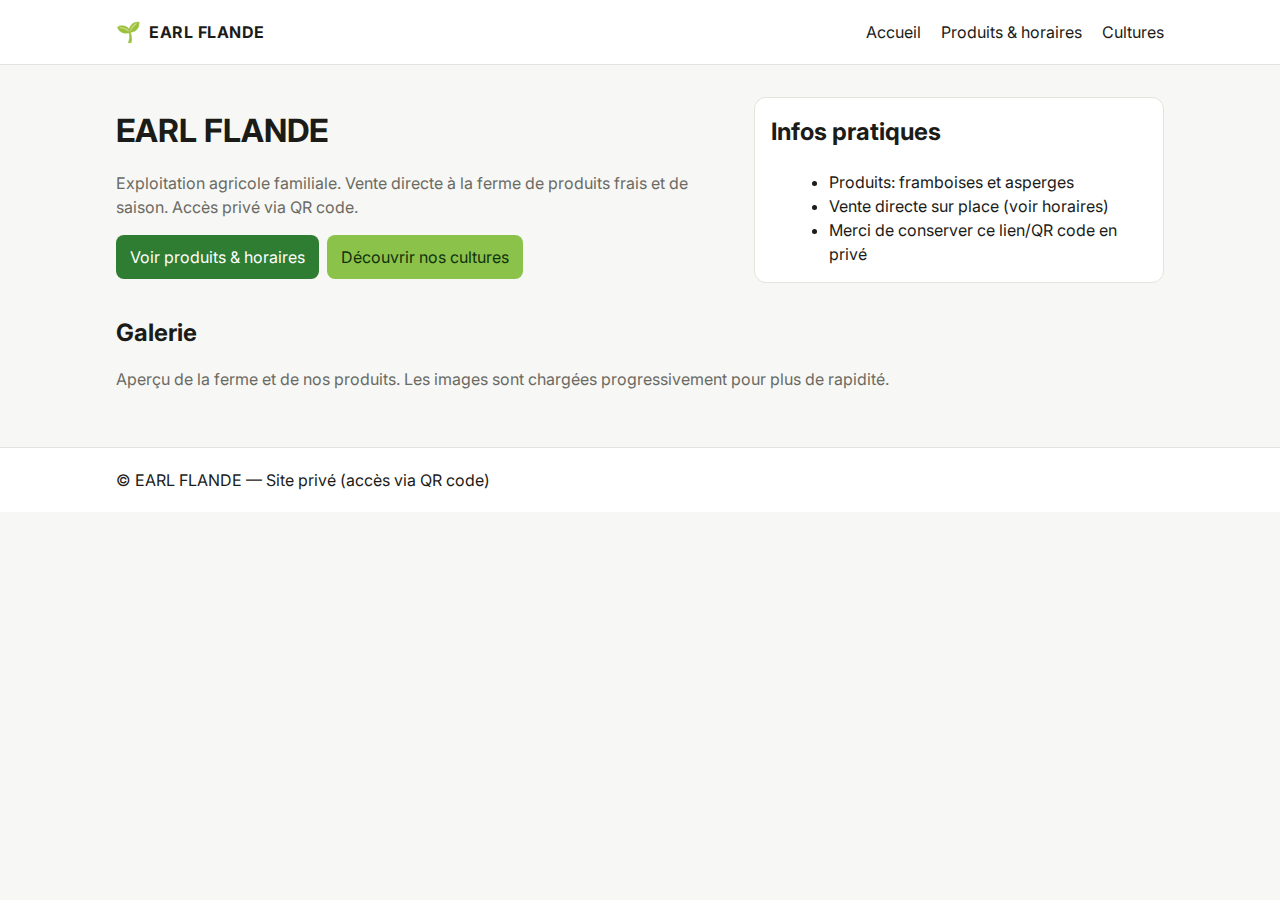
<file: index.html>
<!DOCTYPE html>
<html lang="fr">
<head>
  <meta charset="utf-8" />
  <meta name="viewport" content="width=device-width, initial-scale=1" />
  <meta name="robots" content="noindex, nofollow" />
  <title>Accueil - EARL FLANDE</title>
  <link rel="preconnect" href="https://fonts.googleapis.com" />
  <link rel="preconnect" href="https://fonts.gstatic.com" crossorigin />
  <link href="https://fonts.googleapis.com/css2?family=Inter:wght@400;600;700&display=swap" rel="stylesheet">
  <link rel="stylesheet" href="assets/css/styles.css" />
</head>
<body>
  <header class="site-header">
    <div class="container header-inner">
      <a class="brand" href="index.html" aria-label="Retour à l’accueil">
        <span class="brand-mark" aria-hidden="true">🌱</span>
        <span class="brand-text">EARL FLANDE</span>
      </a>
      <nav class="site-nav" aria-label="Navigation principale">
        <a href="index.html">Accueil</a>
        <a href="produits.html">Produits & horaires</a>
        <a href="cultures.html">Cultures</a>
      </nav>
    </div>
  </header>
  <main class="site-main container">
    <section class="hero">
      <div>
        <h1>EARL FLANDE</h1>
        <p class="muted">
          Exploitation agricole familiale. Vente directe à la ferme de produits frais et de saison.
          Accès privé via QR code.
        </p>
        <div style="margin-top:12px;display:flex;gap:8px;flex-wrap:wrap">
          <a class="cta" href="produits.html">Voir produits & horaires</a>
          <a class="cta" style="background:var(--brand-2);color:#11310f" href="cultures.html">Découvrir nos cultures</a>
        </div>
      </div>
      <div class="card">
        <h2 style="margin-top:0">Infos pratiques</h2>
        <ul style="margin:8px 0 0 18px">
          <li>Produits: framboises et asperges</li>
          <li>Vente directe sur place (voir horaires)</li>
          <li>Merci de conserver ce lien/QR code en privé</li>
        </ul>
      </div>
    </section>

    <section class="section">
      <h2>Galerie</h2>
      <p class="muted">Aperçu de la ferme et de nos produits. Les images sont chargées progressivement pour plus de rapidité.</p>
      <div class="gallery" data-gallery aria-label="Galerie photos de la ferme"></div>
    </section>
  </main>
  <footer class="site-footer">
    <div class="container footer-inner">
      <p>© <span id="year"></span> EARL FLANDE — Site privé (accès via QR code)</p>
    </div>
  </footer>
  <script src="assets/js/main.js" defer></script>
</body>
</html>
</file>
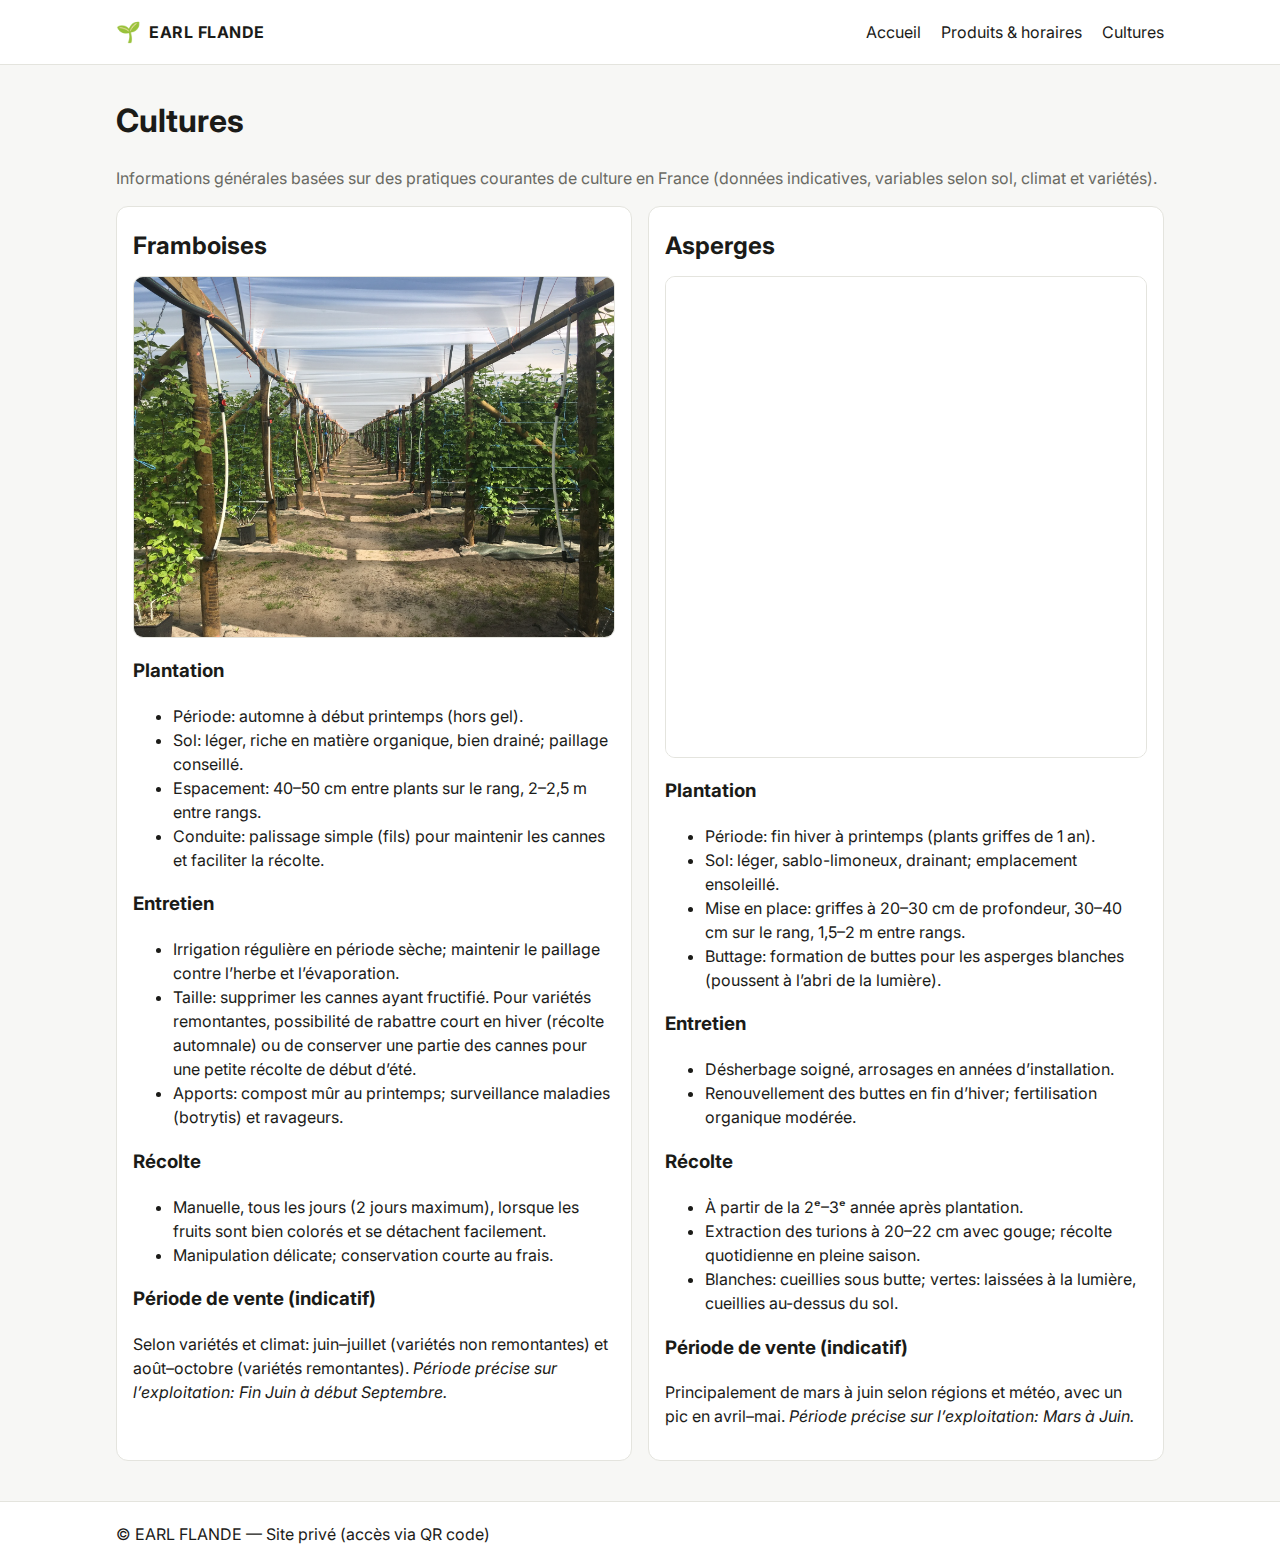
<file: cultures.html>
<!DOCTYPE html>
<html lang="fr">
<head>
  <meta charset="utf-8" />
  <meta name="viewport" content="width=device-width, initial-scale=1" />
  <meta name="robots" content="noindex, nofollow" />
  <title>Cultures - EARL FLANDE</title>
  <link rel="preconnect" href="https://fonts.googleapis.com" />
  <link rel="preconnect" href="https://fonts.gstatic.com" crossorigin />
  <link href="https://fonts.googleapis.com/css2?family=Inter:wght@400;600;700&display=swap" rel="stylesheet">
  <link rel="stylesheet" href="assets/css/styles.css" />
</head>
<body>
  <header class="site-header">
    <div class="container header-inner">
      <a class="brand" href="index.html" aria-label="Retour à l’accueil">
        <span class="brand-mark" aria-hidden="true">🌱</span>
        <span class="brand-text">EARL FLANDE</span>
      </a>
      <nav class="site-nav" aria-label="Navigation principale">
        <a href="index.html">Accueil</a>
        <a href="produits.html">Produits & horaires</a>
        <a href="cultures.html" aria-current="page">Cultures</a>
      </nav>
    </div>
  </header>
  <main class="site-main container">
    <section class="section">
      <h1>Cultures</h1>
      <p class="muted">Informations générales basées sur des pratiques courantes de culture en France (données indicatives, variables selon sol, climat et variétés).</p>
      <div class="grid cols-2">
        <div class="card">
          <h2>Framboises</h2>
          <img src="assets/img/ui/framboises-culture.png" alt="Culture de framboisiers" style="width:100%;height:auto;border-radius:10px;border:1px solid var(--border);display:block;margin:8px 0 12px" />
          <h3>Plantation</h3>
          <ul>
            <li>Période: automne à début printemps (hors gel).</li>
            <li>Sol: léger, riche en matière organique, bien drainé; paillage conseillé.</li>
            <li>Espacement: 40–50 cm entre plants sur le rang, 2–2,5 m entre rangs.</li>
            <li>Conduite: palissage simple (fils) pour maintenir les cannes et faciliter la récolte.</li>
          </ul>
          <h3>Entretien</h3>
          <ul>
            <li>Irrigation régulière en période sèche; maintenir le paillage contre l’herbe et l’évaporation.</li>
            <li>Taille: supprimer les cannes ayant fructifié. Pour variétés remontantes, possibilité de rabattre court en hiver (récolte automnale) ou de conserver une partie des cannes pour une petite récolte de début d’été.</li>
            <li>Apports: compost mûr au printemps; surveillance maladies (botrytis) et ravageurs.</li>
          </ul>
          <h3>Récolte</h3>
          <ul>
            <li>Manuelle, tous les jours (2 jours maximum), lorsque les fruits sont bien colorés et se détachent facilement.</li>
            <li>Manipulation délicate; conservation courte au frais.</li>
          </ul>
          <h3>Période de vente (indicatif)</h3>
          <p>Selon variétés et climat: juin–juillet (variétés non remontantes) et août–octobre (variétés remontantes). <em>Période précise sur l’exploitation: Fin Juin à début Septembre.</em></p>
        </div>
        <div class="card">
          <h2>Asperges</h2>
          <img src="assets/img/ui/asperges-culture.jpg" alt="Culture d'aspergeraie" style="width:100%;height:auto;border-radius:10px;border:1px solid var(--border);display:block;margin:8px 0 12px" />
          <h3>Plantation</h3>
          <ul>
            <li>Période: fin hiver à printemps (plants griffes de 1 an).</li>
            <li>Sol: léger, sablo-limoneux, drainant; emplacement ensoleillé.</li>
            <li>Mise en place: griffes à 20–30 cm de profondeur, 30–40 cm sur le rang, 1,5–2 m entre rangs.</li>
            <li>Buttage: formation de buttes pour les asperges blanches (poussent à l’abri de la lumière).</li>
          </ul>
          <h3>Entretien</h3>
          <ul>
            <li>Désherbage soigné, arrosages en années d’installation.</li>
            <li>Renouvellement des buttes en fin d’hiver; fertilisation organique modérée.</li>
          </ul>
          <h3>Récolte</h3>
          <ul>
            <li>À partir de la 2ᵉ–3ᵉ année après plantation.</li>
            <li>Extraction des turions à 20–22 cm avec gouge; récolte quotidienne en pleine saison.</li>
            <li>Blanches: cueillies sous butte; vertes: laissées à la lumière, cueillies au-dessus du sol.</li>
          </ul>
          <h3>Période de vente (indicatif)</h3>
          <p>Principalement de mars à juin selon régions et météo, avec un pic en avril–mai. <em>Période précise sur l’exploitation: Mars à Juin.</em></p>
        </div>
      </div>
    </section>
  </main>
  <footer class="site-footer">
    <div class="container footer-inner">
      <p>© <span id="year"></span> EARL FLANDE — Site privé (accès via QR code)</p>
    </div>
  </footer>
  <script src="assets/js/main.js" defer></script>
</body>
</html>
</file>
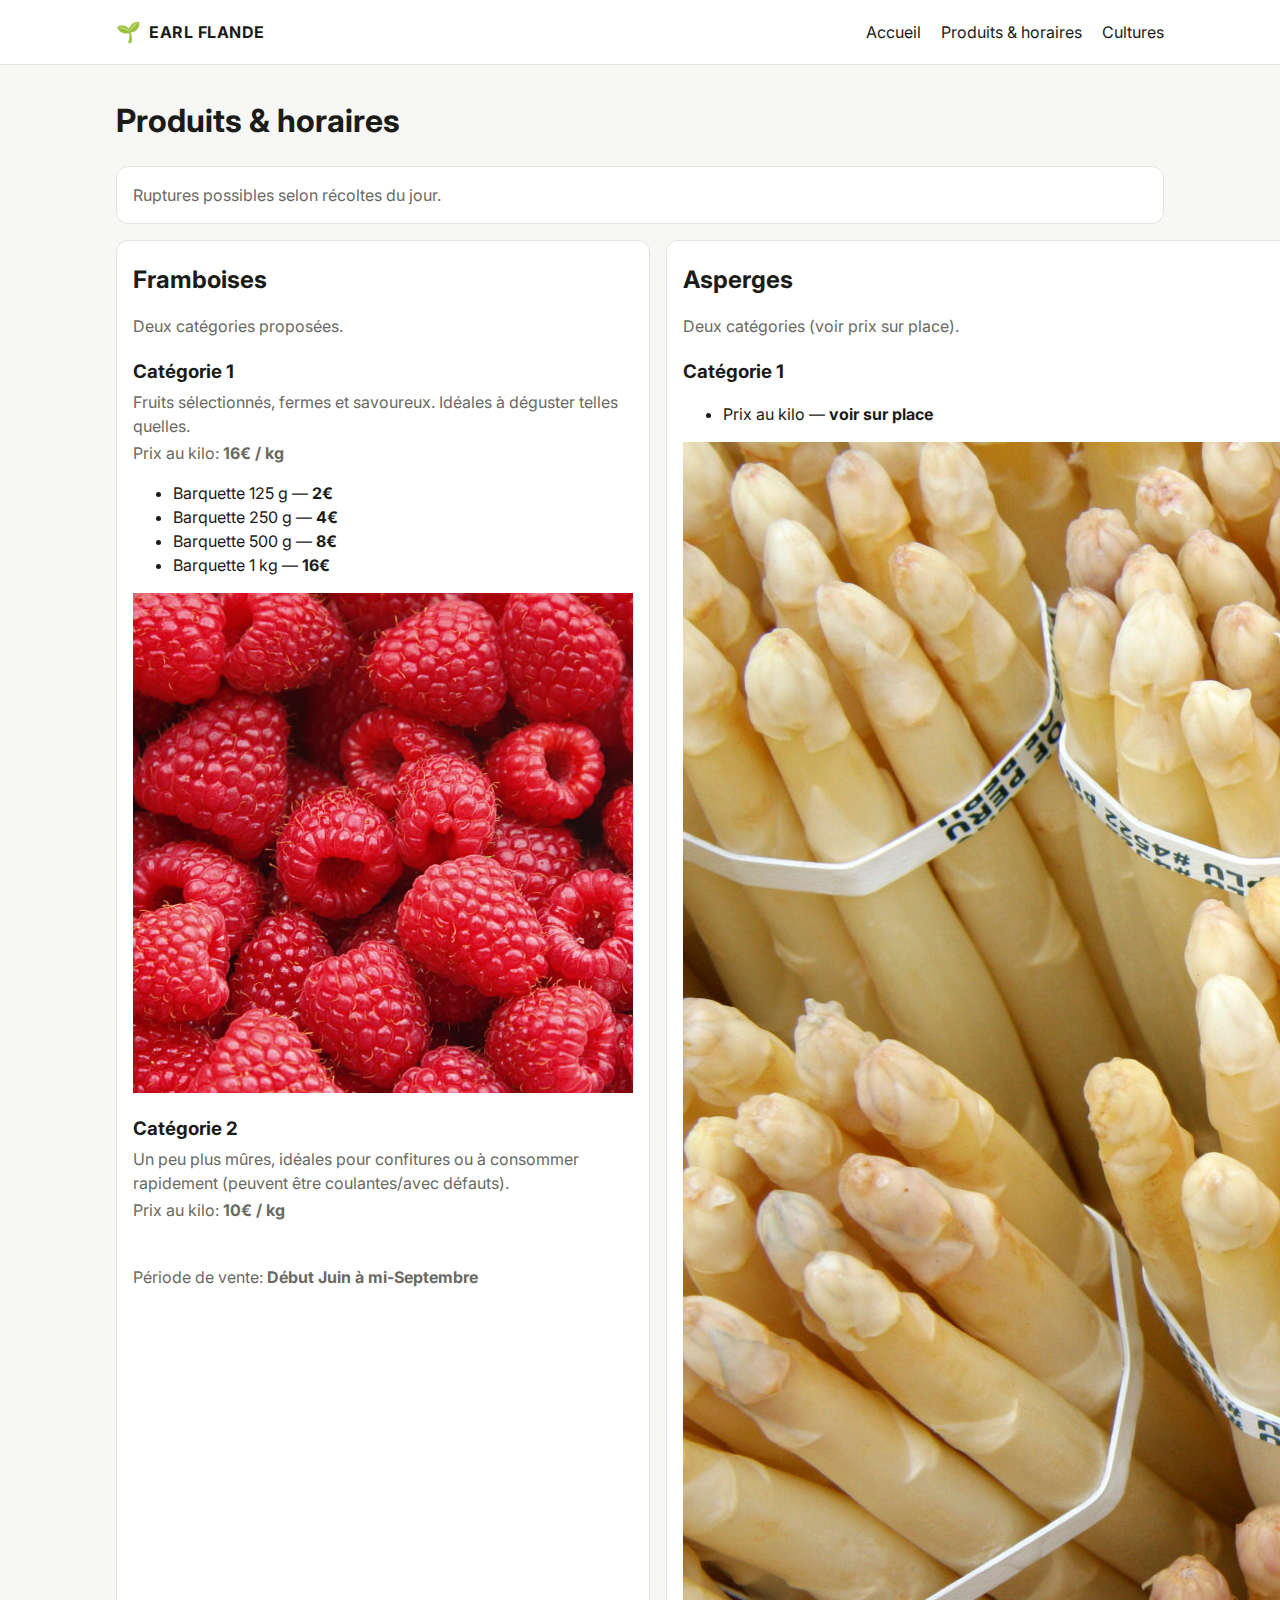
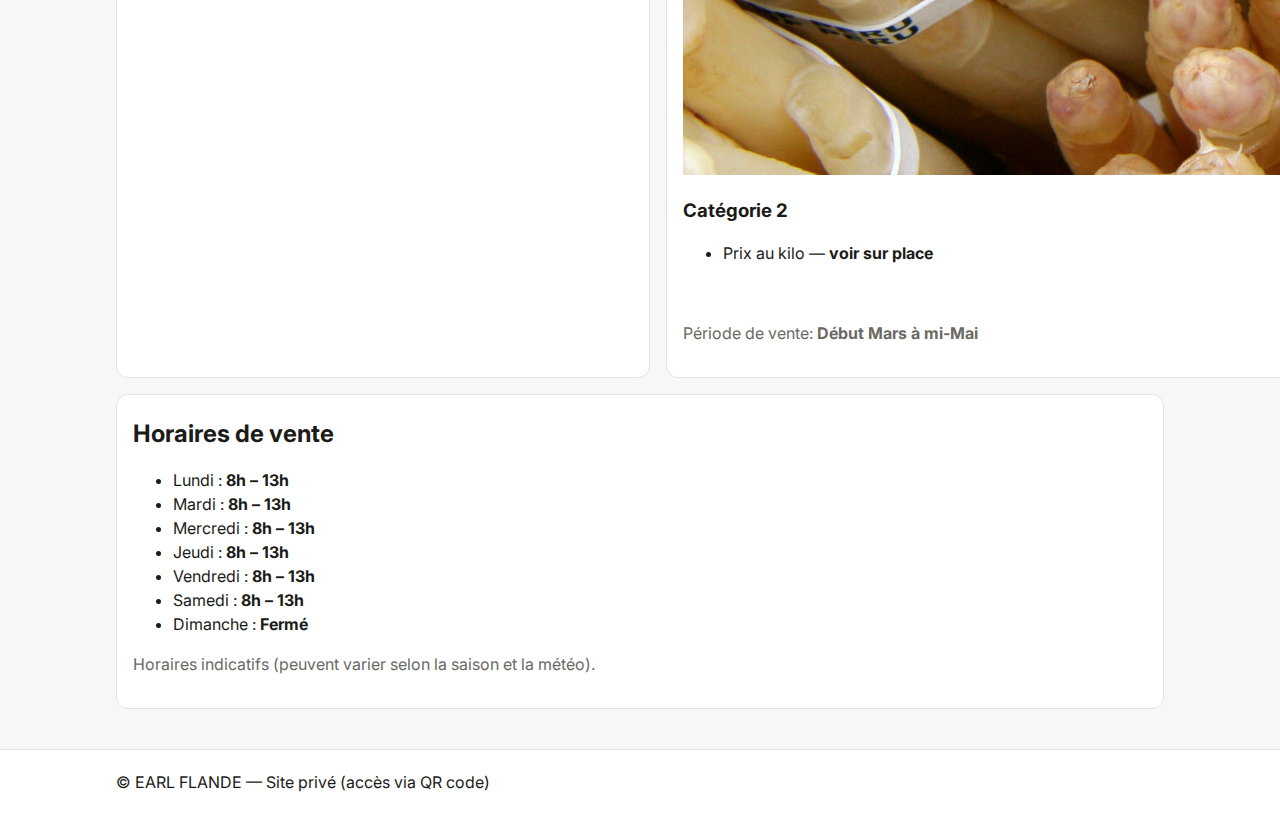
<file: produits.html>
<!DOCTYPE html>
<html lang="fr">
<head>
  <meta charset="utf-8" />
  <meta name="viewport" content="width=device-width, initial-scale=1" />
  <meta name="robots" content="noindex, nofollow" />
  <title>Produits & horaires - EARL FLANDE</title>
  <link rel="preconnect" href="https://fonts.googleapis.com" />
  <link rel="preconnect" href="https://fonts.gstatic.com" crossorigin />
  <link href="https://fonts.googleapis.com/css2?family=Inter:wght@400;600;700&display=swap" rel="stylesheet">
  <link rel="stylesheet" href="assets/css/styles.css" />
</head>
<body>
  <header class="site-header">
    <div class="container header-inner">
      <a class="brand" href="index.html" aria-label="Retour à l’accueil">
        <span class="brand-mark" aria-hidden="true">🌱</span>
        <span class="brand-text">EARL FLANDE</span>
      </a>
      <nav class="site-nav" aria-label="Navigation principale">
        <a href="index.html">Accueil</a>
        <a href="produits.html" aria-current="page">Produits & horaires</a>
        <a href="cultures.html">Cultures</a>
      </nav>
    </div>
  </header>
  <main class="site-main container">
    <section class="section">
      <h1>Produits & horaires</h1>
      <div class="card" style="margin:12px 0 16px">
        <p class="muted" style="margin:0">Ruptures possibles selon récoltes du jour.</p>
      </div>
      <div class="grid cols-2">
        <div class="card">
          <h2>Framboises</h2>
          <p class="muted">Deux catégories proposées.</p>
          <div style="display:grid;gap:12px">
            <section>
              <h3 style="margin:.2em 0">Catégorie 1</h3>
              <p class="muted" style="margin:.2em 0">Fruits sélectionnés, fermes et savoureux. Idéales à déguster telles quelles.</p>
              <p class="muted" style="margin:.2em 0">Prix au kilo: <strong>16€ / kg</strong></p>
              <div class="category-row">
                <ul>
                  <li>Barquette 125 g — <strong>2€</strong></li>
                  <li>Barquette 250 g — <strong>4€</strong></li>
                  <li>Barquette 500 g — <strong>8€</strong></li>
                  <li>Barquette 1 kg — <strong>16€</strong></li>
                </ul>
                <img src="assets/img/ui/framboises-cat1.png" alt="Framboises Catégorie 1" />
              </div>
            </section>
            <section>
              <h3 style="margin:.2em 0">Catégorie 2</h3>
              <p class="muted" style="margin:.2em 0">Un peu plus mûres, idéales pour confitures ou à consommer rapidement (peuvent être coulantes/avec défauts). 
                <p class="muted" style="margin:.2em 0">Prix au kilo: <strong>10€ / kg</strong></p>
              <div class="category-row">
                <img src="assets/img/ui/framboises-cat2.jpg" alt="Framboises Catégorie 2" />
              </div>
            </section>
          </div>
          <p class="muted">Période de vente: <strong>Début Juin à mi-Septembre</strong></p>
        </div>
        <div class="card">
          <h2>Asperges</h2>
          <p class="muted">Deux catégories (voir prix sur place).</p>
          <div style="display:grid;gap:12px">
            <section>
              <h3 style="margin:.2em 0">Catégorie 1</h3>
              <div class="category-row">
                <ul>
                  <li>Prix au kilo — <strong>voir sur place</strong></li>
                </ul>
                <img src="assets/img/ui/asperges-cat1.jpeg" alt="Asperges Catégorie 1" />
              </div>
            </section>
            <section>
              <h3 style="margin:.2em 0">Catégorie 2</h3>
              <div class="category-row">
                <ul>
                  <li>Prix au kilo — <strong>voir sur place</strong></li>
                </ul>
                <img src="assets/img/ui/asperges-cat2.jpg" alt="Asperges Catégorie 2" />
              </div>
            </section>
          </div>
          <p class="muted">Période de vente: <strong>Début Mars à mi-Mai</strong></p>
        </div>
      </div>

      <div class="card" style="margin-top:16px">
        <h2>Horaires de vente</h2>
        <ul>
          <li>Lundi : <strong>8h – 13h</strong></li>
          <li>Mardi : <strong>8h – 13h</strong></li>
          <li>Mercredi : <strong>8h – 13h</strong></li>
          <li>Jeudi : <strong>8h – 13h</strong></li>
          <li>Vendredi : <strong>8h – 13h</strong></li>
          <li>Samedi : <strong>8h – 13h</strong></li>
          <li>Dimanche : <strong>Fermé</strong></li>
        </ul>
        <p class="muted">Horaires indicatifs (peuvent varier selon la saison et la météo).</p>
      </div>
    </section>
  </main>
  <footer class="site-footer">
    <div class="container footer-inner">
      <p>© <span id="year"></span> EARL FLANDE — Site privé (accès via QR code)</p>
    </div>
  </footer>
  <script src="assets/js/main.js" defer></script>
</body>
</html>
</file>
<file: assets/css/styles.css>
:root{
  --bg:#f7f7f5;--fg:#1b1b18;--muted:#6a6a63;--brand:#2e7d32;--brand-2:#8bc34a;--surface:#ffffff;--border:#e4e4de
}
*{box-sizing:border-box}
html,body{margin:0;padding:0}
body{font-family:'Inter',system-ui,-apple-system,Segoe UI,Roboto,Ubuntu,Cantarell,Noto Sans,'Helvetica Neue',Arial,'Apple Color Emoji','Segoe UI Emoji';color:var(--fg);background:var(--bg);line-height:1.5}
.container{max-width:1080px;margin:0 auto;padding:0 16px}
.site-header{background:var(--surface);border-bottom:1px solid var(--border);position:sticky;top:0;z-index:10}
.header-inner{display:flex;align-items:center;justify-content:space-between;height:64px}
.brand{display:flex;align-items:center;gap:8px;color:var(--fg);text-decoration:none;font-weight:700}
.brand-mark{font-size:20px}
.brand-text{letter-spacing:.5px}
.site-nav a{color:var(--fg);text-decoration:none;margin-left:16px}
.site-nav a:hover{text-decoration:underline}
.hero{display:grid;grid-template-columns:1.2fr .8fr;gap:24px;align-items:center;margin:32px 0}
.hero h1{font-size:2rem;margin:.2em 0}
.hero p{color:var(--muted)}
.card{background:var(--surface);border:1px solid var(--border);border-radius:12px;padding:16px}
.grid{display:grid;gap:16px}
.grid.cols-3{grid-template-columns:repeat(3,1fr)}
.grid.cols-2{grid-template-columns:repeat(2,1fr)}
@media (max-width: 860px){
  .hero{grid-template-columns:1fr}
  .grid.cols-3{grid-template-columns:repeat(2,1fr)}
}
@media (max-width: 560px){
  .grid.cols-3, .grid.cols-2{grid-template-columns:1fr}
}
.cta{display:inline-block;background:var(--brand);color:white;padding:10px 14px;border-radius:8px;text-decoration:none}
.cta:hover{filter:brightness(.95)}

/* Galerie */
.gallery{display:grid;grid-template-columns:repeat(auto-fill,minmax(180px,1fr));gap:8px}
.gallery figure{margin:0;position:relative;border-radius:10px;overflow:hidden;border:1px solid var(--border);background:#fff}
.gallery img{width:100%;height:160px;object-fit:cover;display:block}
.gallery figcaption{position:absolute;left:0;bottom:0;right:0;background:linear-gradient(180deg,transparent,rgba(0,0,0,.55));color:#fff;font-size:.85rem;padding:28px 10px 8px;opacity:.9}

.section{margin:32px 0}
.section h2{margin:.2em 0 12px}
.muted{color:var(--muted)}
.site-footer{margin-top:40px;border-top:1px solid var(--border);background:var(--surface)}
.footer-inner{height:64px;display:flex;align-items:center}
</file>
